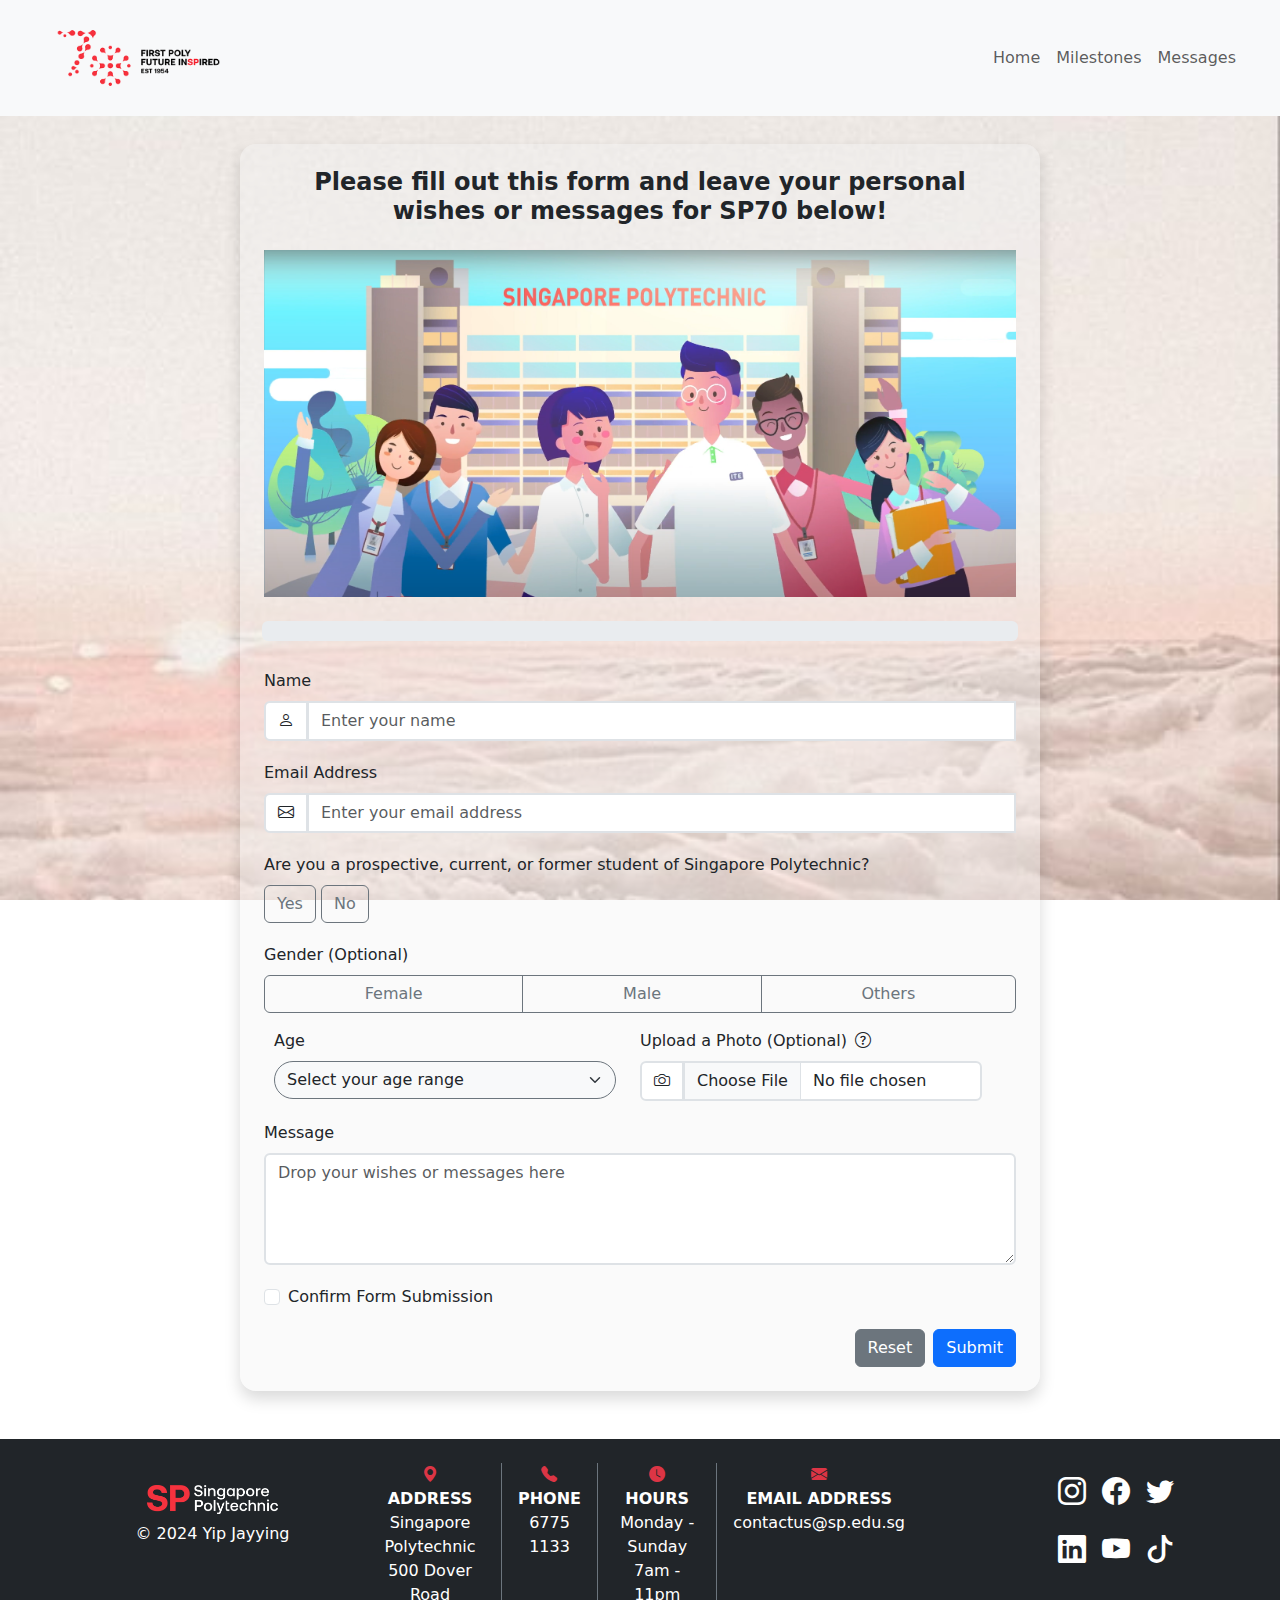
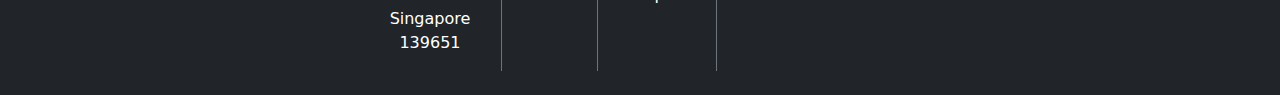
<file: html/form.html>
<!DOCTYPE html>
<html lang="en">
<head>
    <meta charset="UTF-8">
    <meta name="viewport" content="width=device-width, initial-scale=1.0">
    <link rel="stylesheet" href="../css/form.css">
    <link href="https://cdn.jsdelivr.net/npm/bootstrap-icons/font/bootstrap-icons.css" rel="stylesheet">
    <link href="https://cdn.jsdelivr.net/npm/bootstrap@5.3.3/dist/css/bootstrap.min.css" rel="stylesheet">
    <script src="https://cdn.jsdelivr.net/npm/bootstrap@5.3.3/dist/js/bootstrap.bundle.min.js"></script>
    <script src="../js/form.js" defer></script>
    <title>Form</title>
</head>
<body>


<!-- Start of Navigation Bar -->
<nav class="navbar navbar-expand-lg bg-light fixed-top">
    <div class="container-fluid">
        <a class="navbar-brand ms-4" href="https://www.sp.edu.sg/sp70">
            <img src="../images/sp70_navbar_logo.png" alt="SP70 Logo" class="img-fluid" style="height: 90px;"> <!-- Image taken from: https://www.sp.edu.sg/images/default-source/default-album/sp70-logo-550px.jpg -->
        </a>
        <button class="navbar-toggler" type="button" data-bs-toggle="offcanvas" data-bs-target="#offcanvasNavbar" aria-controls="offcanvasNavbar">
            <span class="navbar-toggler-icon"></span>
        </button>
        <div class="collapse navbar-collapse" id="navbarNav">
            <ul class="navbar-nav ms-auto pe-4">
                <li class="nav-item">
                    <a class="nav-link" href="../html/index.html">Home</a>
                </li>
                <li class="nav-item">
                    <a class="nav-link" href="../html/milestones.html">Milestones</a>
                </li>
                <li class="nav-item">
                    <a class="nav-link" href="../html/form.html">Messages</a>
                </li>
            </ul>
        </div>
    </div>
</nav>
<!-- End of Navigation Bar -->


<!-- Page content starts after the fixed navbar -->
<div class="mt-5 pt-5"></div>


<!-- Scroll to Top Button -->
<button type="button" class="btn btn-secondary position-fixed bottom-0 end-0 mb-3 me-3" id="scrollToTopBtn">
    <span class="d-flex align-items-center">
        <span class="me-2">Back To Top</span>
        <i class="bi bi-arrow-up"></i>
    </span>
</button>


<!-- Start of Offcanvas Menu -->
<div class="offcanvas offcanvas-start bg-dark text-white" tabindex="-1" id="offcanvasNavbar" aria-labelledby="offcanvasNavbarLabel" style="width: 250px;">
    <div class="offcanvas-header">
        <a href="https://www.sp.edu.sg/">
            <img src="../images/offcanvas_and_footer_sp_logo.png" alt="Logo" class="img-fluid" style="width: 10.5rem; height: auto;">
        </a>
        <!-- Image taken from: https://www.sp.edu.sg/images/default-source/default-album/sp-logo-footer.png?sfvrsn=59de64e6_4 -->
                <button type="button" class="btn-close btn-close-white" data-bs-dismiss="offcanvas" aria-label="Close"></button>
    </div>
    <div class="offcanvas-body">
        <ul class="navbar-nav">
            <li class="nav-item">
                <a class="nav-link text-white" href="../html/index.html">
                    <svg xmlns="http://www.w3.org/2000/svg" width="16" height="16" fill="currentColor" class="bi bi-house-door-fill me-2" viewBox="0 0 16 16">
                        <path d="M8.354 1.146a.5.5 0 0 1 .292.103l6 5A.5.5 0 0 1 14.5 7.5H13v5a.5.5 0 0 1-.5.5h-3a.5.5 0 0 1-.5-.5v-3H7v3a.5.5 0 0 1-.5.5h-3a.5.5 0 0 1-.5-.5v-5H1.5a.5.5 0 0 1-.646-.793l6-5a.5.5 0 0 1 .5 0zM7.5 10v4h1v-4h-1z"/>
                    </svg>
                    Home
                </a>
            </li>
            <li class="nav-item">
                <a class="nav-link text-white" href="../html/milestones.html">
                    <svg xmlns="http://www.w3.org/2000/svg" width="16" height="16" fill="currentColor" class="bi bi-flag-fill me-2" viewBox="0 0 16 16">
                        <path d="M14.778 2.257a.5.5 0 0 0-.5-.514h-8.18a1.5 1.5 0 0 1-1.1-.407L4.1.564A1.5 1.5 0 0 0 3.002 0H2.5a.5.5 0 0 0-.5.5v15a.5.5 0 0 0 1 0V8.514h.748l.498.58c.184.214.453.343.754.342h8.78a.5.5 0 0 0 .5-.514L14.778 2.257zM2.5 1h.501a.5.5 0 0 1 .374.18l.498.58H2.5V1z"/>
                    </svg>
                    Milestones
                </a>
            </li>
            <li class="nav-item">
                <a class="nav-link text-white" href="../html/form.html">
                    <svg xmlns="http://www.w3.org/2000/svg" width="16" height="16" fill="currentColor" class="bi bi-chat-dots-fill me-2" viewBox="0 0 16 16">
                        <path d="M2 15.5a1 1 0 0 1-1-1V3a1 1 0 0 1 1-1h12a1 1 0 0 1 1 1v7.5a1 1 0 0 1-1 1H6.414L4.707 13.707a1 1 0 0 1-1.414 0L2 15.5zm4-10.5a1 1 0 1 0-2 0 1 1 0 0 0 2 0zm3 0a1 1 0 1 0-2 0 1 1 0 0 0 2 0zm3 0a1 1 0 1 0-2 0 1 1 0 0 0 2 0z"/>
                    </svg>
                    Messages
                </a>
            </li>
        </ul>
    </div>
</div>
<!-- End of Offcanvas Menu -->


<!-- Start of Form Section -->
<div class="d-flex justify-content-center align-items-center pt-5 pb-5 flex-grow-1 form-container">
    <div class="container shadow p-4 rounded-4 custom-container">
        <h1 class="fs-4 mb-4 text-center fw-bold">Please fill out this form and leave your personal wishes or messages for SP70 below!</h1>


        <!-- Form Banner Image -->
        <div class="text-center mb-4">
            <img src="../images/form_banner.png" alt="form banner" class="img-fluid"> <!-- Image taken from: https://www.youtube.com/watch?v=rLuXF4zBsTg -->
        </div>


        <form id="messageForm" class="needs-validation" novalidate>
            <div class="row g-1">


                <!-- Progress Bar -->
                <div class="progress mb-4" style="height: 20px;">
                    <div class="progress-bar" role="progressbar" style="width: 20%; background-color: #5bc0de;" aria-valuenow="20" aria-valuemin="0" aria-valuemax="100"></div>
                </div>


                <!-- Name Field -->
                <div class="col-12 mb-3">
                    <label class="form-label" for="name">Name</label>
                    <div class="input-group rounded-pill">
                        <span class="input-group-text bg-white border-2" id="basic-addon1">
                            <i class="bi bi-person"></i>
                        </span>
                        <input class="form-control border-2 rounded-pill-end" type="text" id="name" name="name" placeholder="Enter your name" required>
                        <div class="invalid-feedback">Please enter your name.</div>
                    </div>
                </div>


                <!-- Email Address Field -->
                <div class="col-12 mb-3">
                    <label class="form-label" for="emailAddress">Email Address</label>
                    <div class="input-group rounded-pill">
                        <span class="input-group-text bg-white border-2" id="basic-addon2">
                            <i class="bi bi-envelope"></i>
                        </span>
                        <input class="form-control border-2 rounded-pill-end" type="email" id="emailAddress" name="emailAddress" placeholder="Enter your email address" required>
                        <div class="invalid-feedback" id="emailMissingFeedback">Please enter your email address.</div>
                        <div class="invalid-feedback" id="emailFormatFeedback" style="display:none;">Please enter a valid email address.</div>
                    </div>
                </div>


                <!-- Student Status Radio Buttons -->
                <div class="col-12">
                    <div class="mb-3">
                        <label class="form-label">Are you a prospective, current, or former student of Singapore Polytechnic?</label>
                        <div class="btn-group w-100" role="group" aria-label="Student Status">
                            <div class="d-inline gap-1 d-md-block">
                                <input type="radio" class="btn-check" name="studentStatus" id="statusYes" value="Yes" required>
                                <label class="btn btn-outline-secondary rounded-start mb-0" for="statusYes">Yes</label>

                                <input type="radio" class="btn-check" name="studentStatus" id="statusNo" value="No" required>
                                <label class="btn btn-outline-secondary rounded-end mb-0" for="statusNo">No</label>

                                <div class="invalid-feedback">Please select your student status.</div>
                            </div>
                        </div>
                    </div>
                </div>


                <!-- Gender Radio Buttons -->
                <div class="col-12">
                    <div class="mb-3">
                        <label class="form-label">Gender (Optional)</label>
                        <div class="btn-group w-100 d-flex" role="group" aria-label="Gender">
                            <input type="radio" class="btn-check" name="gender" id="female" value="Female">
                            <label class="btn btn-outline-secondary rounded-start mb-0" for="female">Female</label>

                            <input type="radio" class="btn-check" name="gender" id="male" value="Male">
                            <label class="btn btn-outline-secondary mb-0" for="male">Male</label>

                            <input type="radio" class="btn-check" name="gender" id="others" value="Others">
                            <label class="btn btn-outline-secondary rounded-end mb-0" for="others">Others</label>
                        </div>
                    </div>
                </div>


                <!-- Age Select and Upload Photo -->
                <div class="row align-items-start">
                    <!-- Age Section -->
                    <div class="col-12 col-md-6">
                        <div class="mb-3 position-relative">
                            <label class="form-label" for="age">Age</label>
                            <select class="form-select rounded-pill bg-light border-secondary focus:border-success focus:ring-success" id="age" name="age" required>
                                <option value="">Select your age range</option>
                                <option value="16 or below">16 or below</option>
                                <option value="17-24">17-24</option>
                                <option value="25-34">25-34</option>
                                <option value="35-44">35-44</option>
                                <option value="45-54">45-54</option>
                                <option value="55-64">55-64</option>
                                <option value="65 or over">65 or over</option>
                            </select>
                            <div class="invalid-feedback position-absolute" style="bottom: -1.5rem; left: 0;">Please select your age range.</div>
                        </div>
                    </div>


                    <!-- Upload Photo Section -->
                    <div class="col-12 col-md-6 d-flex align-items-end">
                        <div class="mb-3 w-100">
                            <label class="form-label d-flex align-items-center" for="uploadPhoto">
                                <span>Upload a Photo (Optional)</span>
                                <!-- Question mark icon -->
                                <i class="bi bi-question-circle ms-2" data-bs-toggle="tooltip" data-bs-placement="top" title="For current students and alumni, please feel free to share a photo of your favourite memory in SP!"></i>
                            </label>
                            <div class="input-group rounded-pill">
                                <label class="input-group-text bg-white border-2 rounded-pill-start" for="uploadPhoto">
                                    <i class="bi bi-camera"></i>
                                </label>
                                <input type="file" class="form-control border-2 rounded-pill-end" id="uploadPhoto" name="uploadPhoto" accept="image/*">
                            </div>
                        </div>
                    </div>
                </div>


                <!-- Message Textarea -->
                <div class="col-12">
                    <div class="mb-3">
                        <label class="form-label" for="message">Message</label>
                        <textarea class="form-control w-100 border-2" id="message" name="message" rows="4" placeholder="Drop your wishes or messages here" required></textarea>
                        <div class="invalid-feedback">Please enter your message.</div>
                    </div>
                </div>


                <!-- Checkbox for Form Submission Confirmation -->
                <div class="col-12">
                    <div class="mb-3">
                        <div class="form-check">
                            <input type="checkbox" class="form-check-input" id="customCheckbox" name="customCheckbox" required>
                            <label class="form-check-label" for="customCheckbox">Confirm Form Submission</label>
                            <div class="invalid-feedback">Please click this checkbox to confirm form submission.</div>
                        </div>
                    </div>
                </div>


                <!-- Form Buttons -->
                <div class="col-12 d-flex justify-content-end gap-2">
                    <button type="reset" class="btn btn-secondary">Reset</button>
                    <button type="submit" class="btn btn-primary">Submit</button>
                </div>
            </div>
        </form>
    </div>
</div>
<!-- End of Form Section -->


<!-- Successful Form Submission Modal -->
<div class="modal fade" id="successModal" tabindex="-1" aria-labelledby="successModalLabel" aria-hidden="true">
    <div class="modal-dialog modal-dialog-centered">
        <div class="modal-content border-0">
            <div class="modal-body text-center p-5 bg-light">
                

                <!-- Original Content -->
                <div id="originalContent">
                    <div class="display-1 text-success mb-4">
                        <i class="bi bi-check-circle-fill"></i>
                    </div>
                    <h5 class="modal-title mb-4" id="successModalLabel">Thank you!</h5>
                    <p>Form submitted successfully. Thank you for taking the time to fill out this form!</p>
                    <button type="button" class="btn btn-secondary mt-4" data-bs-dismiss="modal">Close</button>
                    <button type="button" class="btn btn-primary mt-4 ms-2" id="rateWebsiteButton">Rate Our Website</button>
                </div>
                

                <!-- Star Rating Section (initially hidden) -->
                <div id="starRatingSection" class="text-center mb-4 d-none">
                    <h5 class="mb-3">Please rate and share your thoughts about our website below!</h5>
                    <p class="mb-0">Your feedback and opinion are valuable to us. Let us know how we can improve your experience!</p>
                    

                    <!-- Star Rating -->
                    <div id="starRating" class="d-inline-flex mb-3">
                        <i class="bi bi-star star" data-value="1" style="font-size: 2.5rem; margin: 0 0.1rem;"></i>
                        <i class="bi bi-star star" data-value="2" style="font-size: 2.5rem; margin: 0 0.1rem;"></i>
                        <i class="bi bi-star star" data-value="3" style="font-size: 2.5rem; margin: 0 0.1rem;"></i>
                        <i class="bi bi-star star" data-value="4" style="font-size: 2.5rem; margin: 0 0.1rem;"></i>
                        <i class="bi bi-star star" data-value="5" style="font-size: 2.5rem; margin: 0 0.1rem;"></i>
                    </div>

                    
                    <!-- Message Textarea -->
                    <div class="mb-3 text-start">
                        <label class="form-label" for="message">Do you have any thoughts you would like to share?</label>
                        <textarea class="form-control w-100 border-2" id="message" name="message" rows="4" placeholder="Add a comment..."></textarea>
                    </div>
                    

                    <div id="ratingMessage" class="mb-3 text-danger"></div>
                    

                    <!-- Buttons -->
                    <div class="d-flex justify-content-center">
                        <button type="button" class="btn btn-secondary me-2" id="closeRatingSection">Close</button>
                        <button type="button" class="btn btn-primary" id="submitFeedback">Submit Feedback</button>
                    </div>
                </div>

                
                <!-- Feedback Submission Confirmation (initially hidden) -->
                <div id="feedbackConfirmation" class="d-none">
                    <div class="display-1 text-warning mb-4">
                        <i class="bi bi-stars"></i>
                    </div>
                    <h5 class="modal-title mb-4">Thank you for your feedback!</h5>
                    <p>We appreciate your feedback and will use it to improve our website.</p>
                    <button type="button" class="btn btn-secondary mt-4" data-bs-dismiss="modal">Close</button>
                </div>
            </div>
        </div>
    </div>
</div>


<!-- Error Modal -->
<div class="modal fade" id="errorModal" tabindex="-1" aria-labelledby="errorModalLabel" aria-hidden="true">
    <div class="modal-dialog modal-dialog-centered">
        <div class="modal-content border-0">
            <div class="modal-body text-center p-5 bg-light">
                

                <!-- Error Content -->
                <div id="errorContent">
                    <div class="display-1 text-danger mb-4">
                        <i class="bi bi-x-circle-fill"></i>
                    </div>
                    <h5 class="modal-title mb-4" id="errorModalLabel">Oops!</h5>
                    <p>Submission error, it looks like some required fields are missing or filled out incorrectly. Please correct the issues and try again.</p>
                    <button type="button" class="btn btn-primary mt-4" id="tryAgainButton">Try Again</button>
                </div>
            </div>
        </div>
    </div>
</div>


<!-- Start of footer -->
<footer class="bg-dark text-white py-4 mt-0">
    <div class="container">
        <div class="row">


        <!-- SP Logo and Copyright -->
        <div class="col-12 col-md-4 col-lg-3 text-center mb-2 d-flex align-items-center justify-content-center" style="height: 100px;"> <!-- Adjust height as needed -->
            <div class="d-flex flex-column align-items-center justify-content-center">
                <!-- SP Logo -->
                <a href="https://www.sp.edu.sg/">
                    <img src="../images/offcanvas_and_footer_sp_logo.png" alt="SP Logo" class="img-fluid mt-1 w-50">
                </a>
                <!-- Image taken from: https://www.sp.edu.sg/images/default-source/default-album/sp-logo-footer.png?sfvrsn=59de64e6_4 -->                    
                <!-- Copyright -->
                <span class="mt-2">© 2024 Yip Jayying</span>
            </div>
        </div>


            <!-- Contact Information -->
            <div class="col-12 col-md-8 col-lg-6 text-center mb-3 mb-md-0">
                <div class="contact-info d-flex flex-column flex-md-row justify-content-center">
                    <div class="contact-item mx-2 border-end border-secondary pe-3">
                        <i class="bi bi-geo-alt-fill icon text-danger"></i>
                        <p>
                            <span class="fw-bold">ADDRESS</span><br>Singapore Polytechnic<br>500 Dover Road<br>Singapore 139651
                        </p>
                    </div>
                    <div class="contact-item mx-2 border-end border-secondary pe-3">
                        <i class="bi bi-telephone-fill icon text-danger"></i>
                        <p>
                            <span class="fw-bold">PHONE</span><br>6775 1133
                        </p>
                    </div>
                    <div class="contact-item mx-2 border-end border-secondary pe-3">
                        <i class="bi bi-clock-fill icon text-danger"></i>
                        <p>
                            <span class="fw-bold">HOURS</span><br>Monday - Sunday<br>7am - 11pm
                        </p>
                    </div>
                    <div class="contact-item mx-2">
                        <i class="bi bi-envelope-fill icon text-danger"></i>
                        <p>
                            <span class="fw-bold">EMAIL ADDRESS</span><br>contactus@sp.edu.sg
                        </p>
                    </div>
                </div>
            </div>

            
            <!-- Social Media Icons -->
            <div class="col-12 col-md-12 col-lg-3 text-center text-md-end">
                <div class="d-flex justify-content-center justify-content-md-end align-items-center flex-column flex-md-row">
                    <div class="d-flex flex-column align-items-center me-md-3">
                        <!-- First row of icons -->
                        <div class="d-flex justify-content-center">
                            <a href="https://www.instagram.com/singaporepoly/?hl=en" class="text-white m-2"><i class="bi bi-instagram fs-3"></i></a>
                            <a href="https://www.facebook.com/singaporepolytechnic/" class="text-white m-2"><i class="bi bi-facebook fs-3"></i></a>
                            <a href="https://twitter.com/singaporepoly?lang=en" class="text-white m-2"><i class="bi bi-twitter fs-3"></i></a>
                        </div>
                        <!-- Second row of icons -->
                        <div class="d-flex justify-content-center">
                            <a href="https://www.linkedin.com/school/singapore-polytechnic/" class="text-white m-2"><i class="bi bi-linkedin fs-3"></i></a>
                            <a href="https://www.youtube.com/user/SingaporePolytechnic" class="text-white m-2"><i class="bi bi-youtube fs-3"></i></a>
                            <a href="https://www.tiktok.com/@singaporepoly" class="text-white m-2"><i class="bi bi-tiktok fs-3"></i></a>
                        </div>
                    </div>
                </div>
            </div>
        </div>
    </div>
</footer>
<!-- End of Footer -->

</body>
</html>
</file>
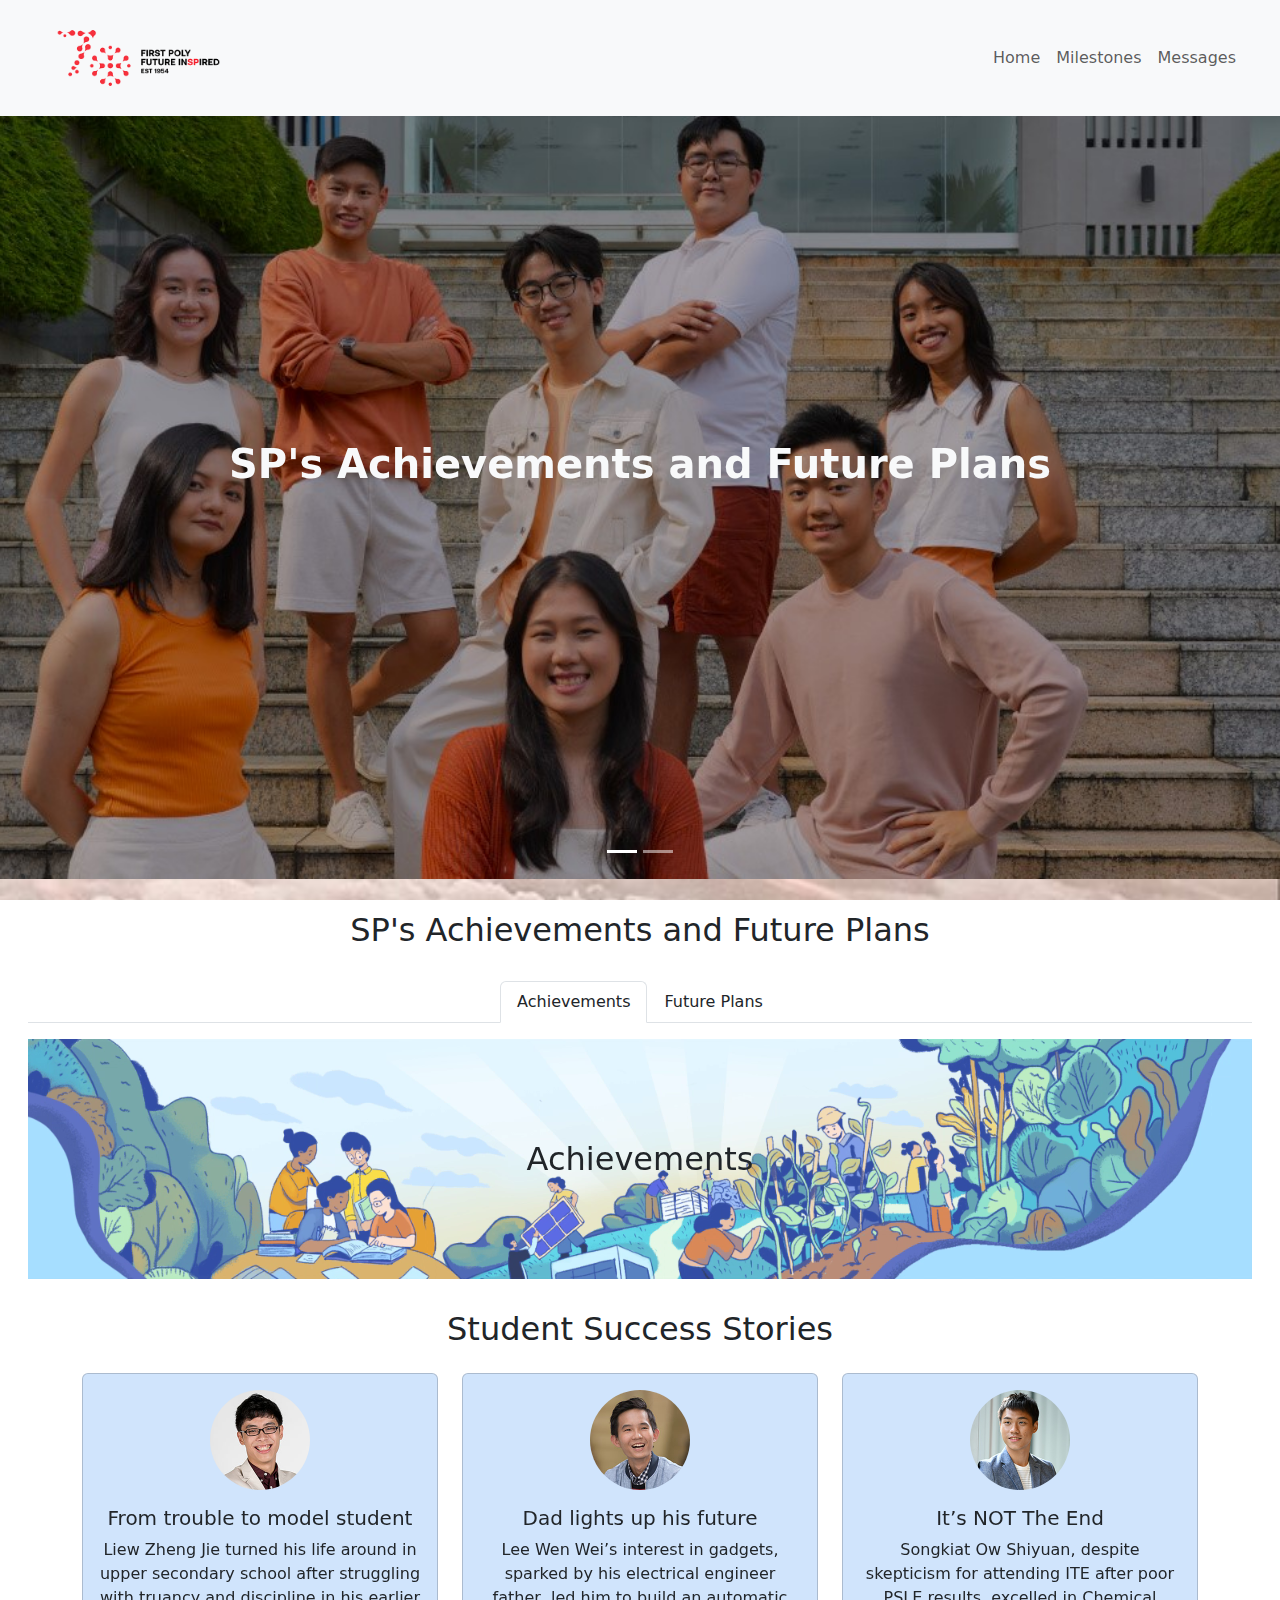
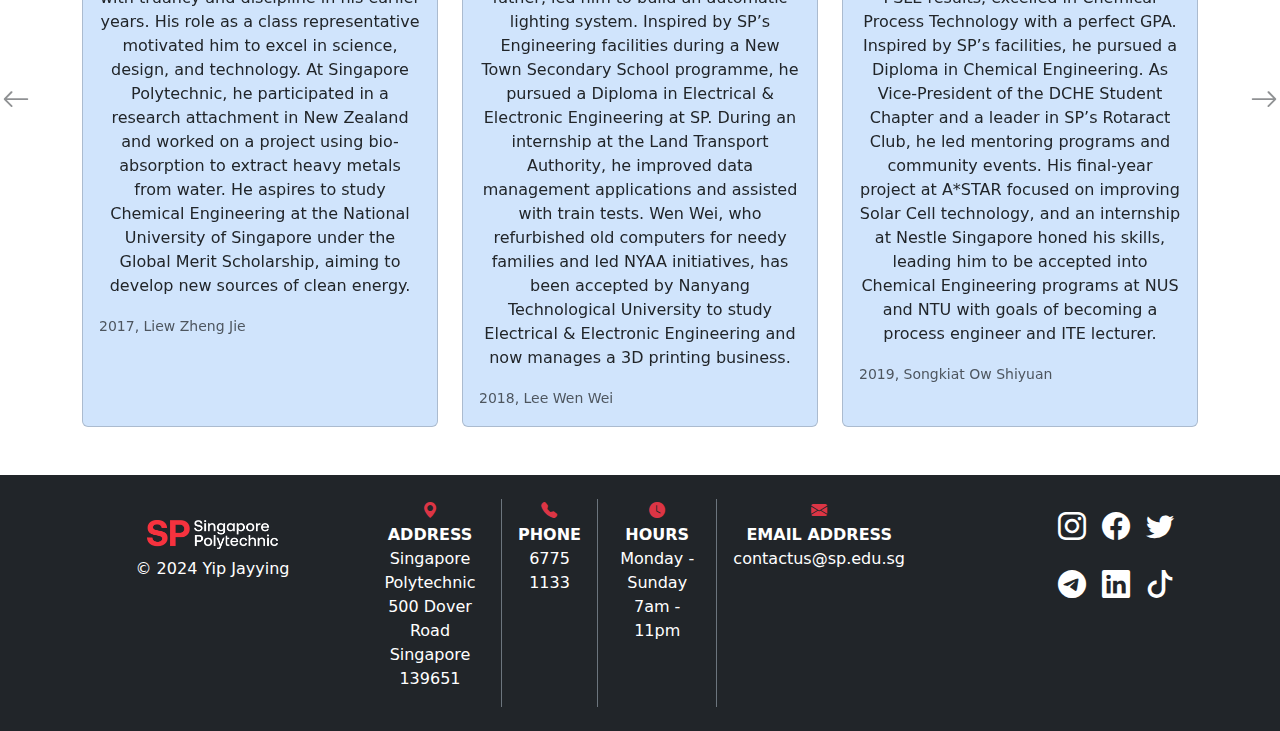
<file: html/milestones.html>
<!DOCTYPE html>
<html lang="en">
<head>
    <meta charset="UTF-8">
    <meta name="viewport" content="width=device-width, initial-scale=1.0">
    <link href="https://cdn.jsdelivr.net/npm/bootstrap-icons/font/bootstrap-icons.css" rel="stylesheet">
    <link href="https://cdn.jsdelivr.net/npm/bootstrap@5.3.3/dist/css/bootstrap.min.css" rel="stylesheet">
    <script src="https://cdn.jsdelivr.net/npm/bootstrap@5.3.3/dist/js/bootstrap.bundle.min.js"></script>
    <link rel="stylesheet" href="../css/milestones.css">
    <script src="../js/milestones.js" defer></script>
    <title>Home</title>
</head>
<body>


<!-- Start of Navigation Bar -->
<nav class="navbar navbar-expand-lg bg-light fixed-top">
    <div class="container-fluid">
        <a class="navbar-brand ms-4" href="https://www.sp.edu.sg/sp70">
            <img src="../images/sp70_navbar_logo.png" alt="SP70 Logo" class="img-fluid logo-image"> <!-- Image taken from: https://www.sp.edu.sg/images/default-source/default-album/sp70-logo-550px.jpg -->
        </a>
        <button class="navbar-toggler" type="button" data-bs-toggle="offcanvas" data-bs-target="#offcanvasNavbar" aria-controls="offcanvasNavbar">
            <span class="navbar-toggler-icon"></span>
        </button>
        <div class="collapse navbar-collapse" id="navbarNav">
            <ul class="navbar-nav ms-auto pe-4">
                <li class="nav-item">
                    <a class="nav-link" href="../html/index.html">Home</a>
                </li>
                <li class="nav-item">
                    <a class="nav-link" href="../html/milestones.html">Milestones</a>
                </li>
                <li class="nav-item">
                    <a class="nav-link" href="../html/form.html">Messages</a>
                </li>
            </ul>
        </div>
    </div>
</nav>
<!-- End of Navigation Bar -->


<!-- Page content starts after the fixed navbar -->
<div class="mt-5 pt-5"></div>


<!-- Scroll to Top Button -->
<button type="button" class="btn btn-secondary position-fixed bottom-0 end-0 mb-3 me-3" id="scrollToTopBtn">
    <span class="d-flex align-items-center">
        <span class="me-2">Back To Top</span>
        <i class="bi bi-arrow-up"></i>
    </span>
</button>


<!-- Start of Offcanvas Menu -->
<div class="offcanvas offcanvas-start bg-dark text-white custom-width" tabindex="-1" id="offcanvasNavbar" aria-labelledby="offcanvasNavbarLabel">
    <div class="offcanvas-header">
        <a href="https://www.sp.edu.sg/">
            <img src="../images/offcanvas_and_footer_sp_logo.png" alt="Logo" class="img-fluid logo-size">
        </a>
        <!-- Image taken from: https://www.sp.edu.sg/images/default-source/default-album/sp-logo-footer.png?sfvrsn=59de64e6_4 -->
                <button type="button" class="btn-close btn-close-white" data-bs-dismiss="offcanvas" aria-label="Close"></button>
    </div>
    <div class="offcanvas-body">
        <ul class="navbar-nav">
            <li class="nav-item">
                <a class="nav-link text-white" href="../html/index.html">
                    <svg xmlns="http://www.w3.org/2000/svg" width="16" height="16" fill="currentColor" class="bi bi-house-door-fill me-2" viewBox="0 0 16 16">
                        <path d="M8.354 1.146a.5.5 0 0 1 .292.103l6 5A.5.5 0 0 1 14.5 7.5H13v5a.5.5 0 0 1-.5.5h-3a.5.5 0 0 1-.5-.5v-3H7v3a.5.5 0 0 1-.5.5h-3a.5.5 0 0 1-.5-.5v-5H1.5a.5.5 0 0 1-.646-.793l6-5a.5.5 0 0 1 .5 0zM7.5 10v4h1v-4h-1z"/>
                    </svg>
                    Home
                </a>
            </li>
            <li class="nav-item">
                <a class="nav-link text-white" href="../html/milestones.html">
                    <svg xmlns="http://www.w3.org/2000/svg" width="16" height="16" fill="currentColor" class="bi bi-flag-fill me-2" viewBox="0 0 16 16">
                        <path d="M14.778 2.257a.5.5 0 0 0-.5-.514h-8.18a1.5 1.5 0 0 1-1.1-.407L4.1.564A1.5 1.5 0 0 0 3.002 0H2.5a.5.5 0 0 0-.5.5v15a.5.5 0 0 0 1 0V8.514h.748l.498.58c.184.214.453.343.754.342h8.78a.5.5 0 0 0 .5-.514L14.778 2.257zM2.5 1h.501a.5.5 0 0 1 .374.18l.498.58H2.5V1z"/>
                    </svg>
                    Milestones
                </a>
            </li>
            <li class="nav-item">
                <a class="nav-link text-white" href="../html/form.html">
                    <svg xmlns="http://www.w3.org/2000/svg" width="16" height="16" fill="currentColor" class="bi bi-chat-dots-fill me-2" viewBox="0 0 16 16">
                        <path d="M2 15.5a1 1 0 0 1-1-1V3a1 1 0 0 1 1-1h12a1 1 0 0 1 1 1v7.5a1 1 0 0 1-1 1H6.414L4.707 13.707a1 1 0 0 1-1.414 0L2 15.5zm4-10.5a1 1 0 1 0-2 0 1 1 0 0 0 2 0zm3 0a1 1 0 1 0-2 0 1 1 0 0 0 2 0zm3 0a1 1 0 1 0-2 0 1 1 0 0 0 2 0z"/>
                    </svg>
                    Messages
                </a>
            </li>
        </ul>
    </div>
</div>
<!-- End of Offcanvas Menu -->


<!-- Start of Carousel -->
<div id="specificCarousel" class="carousel slide container-fluid p-0" data-bs-ride="carousel" data-bs-interval="5000">
    <!-- Indicators -->
    <div class="carousel-indicators">
        <button type="button" data-bs-target="#specificCarousel" data-bs-slide-to="0" class="active" aria-current="true" aria-label="Slide 1"></button>
        <button type="button" data-bs-target="#specificCarousel" data-bs-slide-to="1" aria-label="Slide 2"></button>
    </div>


    <!-- Carousel Items -->
    <div class="carousel-inner">
        <div class="carousel-item active">
            <img src="../images/milestones_carousel.jpg" class="d-block carou-img" alt="First slide">
            <div class="carousel-caption d-flex flex-column justify-content-center align-items-center h-100">
                <h1 class="text-light fw-bold text-center">SP's Achievements and Future Plans</h1>
            </div>
        </div>
        <div class="carousel-item">
            <img src="../images/milestones_carousel_2.jpg" class="d-block carou-img" alt="Second slide">
            <div class="carousel-caption d-flex flex-column justify-content-center align-items-center h-100">
                <h1 class="text-light fw-bold text-center">SP's Achievements and Future Plans</h1>
            </div>
        </div>
    </div>


    <!-- Controls -->
    <button class="carousel-control-prev" type="button" data-bs-target="#specificCarousel" data-bs-slide="prev">
        <span class="carousel-control-prev-icon"></span>
        <span class="visually-hidden">Previous</span>
    </button>
    <button class="carousel-control-next" type="button" data-bs-target="#specificCarousel" data-bs-slide="next">
        <span class="carousel-control-next-icon"></span>
        <span class="visually-hidden">Next</span>
    </button>
</div>
<!-- End of Carousel -->


<!-- Start of SP's Achievements and Future Plans -->
<div class="container-fluid p-3 text-dark text-center">
    <!-- Navigation Tabs Section -->
    <div id="navTabs" class="container-fluid py-3 mb-0">
        <h2 class="text-center">SP's Achievements and Future Plans</h2>
        <br>
        <!-- Achievements and Future Plans Tabs -->
        <ul class="nav nav-tabs justify-content-center" role="tablist">
            <li class="nav-item" role="presentation">
                <a class="nav-link active text-dark" data-bs-toggle="tab" href="#achievements" aria-selected="true" role="tab">Achievements</a>
            </li>
            <li class="nav-item" role="presentation">
                <a class="nav-link text-dark" data-bs-toggle="tab" href="#future-plans" aria-selected="false" role="tab">Future Plans</a>
            </li>
        </ul>


        <!-- Achievements Tab Content Section -->
        <div class="tab-content mt-3">
            <!-- Achievements Tab Content -->
            <div class="tab-pane fade show active" id="achievements" role="tabpanel">
                <!-- Animated Banner Section -->
                <div class="container-fluid p-0 position-relative">
                    <!-- Video Background -->
                    <video class="w-100" autoplay muted loop playsinline>
                        <source src="../videos/animated_achievements_banner.mp4" type="video/mp4">
                        <!-- Video taken from: https://www.sp.edu.sg/videos/default-source/comms/sp-esg_banner-3-digitized-animated-2.mp4 -->
                    </video>
                    <!-- Banner Content -->
                    <div class="position-absolute top-0 start-0 w-100 h-100 d-flex justify-content-center align-items-center">
                        <div class="text-center">
                            <h2 class="text-dark">Achievements</h2>
                        </div>
                    </div>
                </div>


                <!-- Student Success Stories Carousel -->
                <div class="container mt-4">
                    <h2 class="text-center mb-4">Student Success Stories</h2>
                    <div id="carouselExampleControls" class="carousel slide" data-bs-ride="carousel">
                        <div class="carousel-inner" style="overflow: visible;">


                            <!-- First Slide -->
                            <div class="carousel-item active">
                                <div class="row row-cols-1 row-cols-md-3 g-4">
                                    <!-- Card 1 -->
                                    <div class="col">
                                        <div class="card h-100 custom-card">
                                            <div class="d-flex justify-content-center mt-3">
                                                <a href="https://www.sp.edu.sg/sp/why-sp/student-success-stories/liewzhengjie">
                                                    <img src="../images/liew-zheng-jie.jpg" class="rounded-circle image-profile" alt="Card Image" data-bs-toggle="tooltip" title="Zheng Jie">
                                                    <!-- Image taken from: https://www.sp.edu.sg/images/default-source/content-migration/news-liewzhengjie.jpg?sfvrsn=e981cabf_2 -->
                                                </a>
                                            </div>
                                            <div class="card-body">
                                                <h5 class="card-title">From trouble to model student</h5>
                                                <p class="card-text">
                                                    Liew Zheng Jie turned his life around in upper secondary school after struggling with truancy and discipline in his earlier years. His role as a class representative motivated him to excel in science, design, and technology. At Singapore Polytechnic, he participated in a research attachment in New Zealand and worked on a project using bio-absorption to extract heavy metals from water. He aspires to study Chemical Engineering at the National University of Singapore under the Global Merit Scholarship, aiming to develop new sources of clean energy.</p>
                                                <p class="card-text text-start"><small class="text-muted">2017, Liew Zheng Jie</small></p>
                                            </div>
                                        </div>
                                    </div>
                                    <!-- Card 2 -->
                                    <div class="col">
                                        <div class="card h-100 custom-card">
                                            <div class="d-flex justify-content-center mt-3">
                                                <a href="https://www.sp.edu.sg/sp/about-sp/why-sp/student-success-stories/successful-graduates-2018/lee-wen-wei">
                                                    <img src="../images/lee-wen-wei.jpg" class="rounded-circle image-profile" alt="Card Image" data-bs-toggle="tooltip" title="Wen Wei">
                                                    <!-- Image taken from: https://www.sp.edu.sg/images/default-source/sp-main/successful-graduates/lee-wen-wei_200px.jpg?sfvrsn=e7b47819_2 -->
                                                </a>                            
                                            </div>
                                            <div class="card-body">
                                                <h5 class="card-title">Dad lights up his future</h5>
                                                <p class="card-text">
                                                    Lee Wen Wei’s interest in gadgets, sparked by his electrical engineer father, led him to build an automatic lighting system. Inspired by SP’s Engineering facilities during a New Town Secondary School programme, he pursued a Diploma in Electrical & Electronic Engineering at SP. During an internship at the Land Transport Authority, he improved data management applications and assisted with train tests. Wen Wei, who refurbished old computers for needy families and led NYAA initiatives, has been accepted by Nanyang Technological University to study Electrical & Electronic Engineering and now manages a 3D printing business.</p>
                                                <p class="card-text text-start"><small class="text-muted">2018, Lee Wen Wei</small></p>
                                            </div>
                                        </div>
                                    </div>
                                    <!-- Card 3 -->
                                    <div class="col">
                                        <div class="card h-100 custom-card">
                                            <div class="d-flex justify-content-center mt-3">
                                                <a href="https://www.sp.edu.sg/sp/about-sp/why-sp/student-success-stories/successful-graduates-2019/songkiat-ow-shiyuan">
                                                    <img src="../images/songkiat.jpg" class="rounded-circle image-profile" alt="Card Image" data-bs-toggle="tooltip" title="Songkiat">
                                                    <!-- Image taken from: https://www.sp.edu.sg/images/default-source/sp-main/successful-graduates/songkiat-headshot.jpg?sfvrsn=62060e77_0 -->
                                                </a>
                                            </div>
                                            <div class="card-body">
                                                <h5 class="card-title">It’s NOT The End</h5>
                                                <p class="card-text">
                                                    Songkiat Ow Shiyuan, despite skepticism for attending ITE after poor PSLE results, excelled in Chemical Process Technology with a perfect GPA. Inspired by SP’s facilities, he pursued a Diploma in Chemical Engineering. As Vice-President of the DCHE Student Chapter and a leader in SP’s Rotaract Club, he led mentoring programs and community events. His final-year project at A*STAR focused on improving Solar Cell technology, and an internship at Nestle Singapore honed his skills, leading him to be accepted into Chemical Engineering programs at NUS and NTU with goals of becoming a process engineer and ITE lecturer.</p>
                                                <p class="card-text text-start"><small class="text-muted">2019, Songkiat Ow Shiyuan</small></p>
                                            </div>
                                        </div>
                                    </div>
                                </div>
                            </div>


                            <!-- Second Slide -->
                            <div class="carousel-item">
                                <div class="row row-cols-1 row-cols-md-3 g-4">
                                    <!-- Card 4 -->
                                    <div class="col">
                                        <div class="card h-100 custom-card">
                                            <div class="d-flex justify-content-center mt-3">
                                                <a href="https://www.sp.edu.sg/sp/about-sp/why-sp/student-success-stories/successful-graduates-2020/james-lim-en-hui">
                                                    <img src="../images/james-lim-en-hui.jpg" class="rounded-circle image-profile" alt="Card Image" data-bs-toggle="tooltip" title="James">
                                                    <!-- Image taken from: https://www.sp.edu.sg/images/default-source/graduation-2020/james.tmb-thumb200.jpg?Culture=en&sfvrsn=fd759274_1 -->
                                                </a>                            
                                            </div>
                                            <div class="card-body">
                                                <h5 class="card-title">Kickstarting His Technopreneur Dream</h5>
                                                <p class="card-text">
                                                    At age seven, James Lim En Hui began programming in C# and JavaScript, creating games. Encouraged by a teacher, he joined Singapore Polytechnic's DMIT to advance his tech skills. As president of the SP iEXCEL Club, he earned accolades such as the SiTF Best Student Project and Microsoft Imagine Cup Singapore. His final-year project, an AI-driven chatbot for Standard Chartered Bank, led to offers from NUS, NTU, and SMU, showcasing his exceptional expertise, innovation, dedication, and passion for technology, problem-solving, and leadership.</p>
                                                <p class="card-text text-start"><small class="text-muted">2020, James Lim En Hui</small></p>
                                            </div>
                                        </div>
                                    </div>
                                    <!-- Card 5 -->
                                    <div class="col">
                                        <div class="card h-100 custom-card">
                                            <div class="d-flex justify-content-center mt-3">
                                                <a href="https://www.sp.edu.sg/sp/about-sp/why-sp/student-success-stories/successful-graduates-2021/chua-min-min">
                                                    <img src="../images/chua-min-min.jpg" class="rounded-circle image-profile" alt="Card Image" data-bs-toggle="tooltip" title="Min Min">
                                                    <!-- Image taken from: https://www.sp.edu.sg/images/default-source/grad-2021/min-min.tmb-thumb200.jpg?Culture=en&sfvrsn=aba17e9f_1 -->
                                                </a>                            
                                            </div>
                                            <div class="card-body">
                                                <h5 class="card-title">Who Says Females Can’t Thrive In IT?</h5>
                                                <p class="card-text">
                                                    Chua Min Min’s interest in cybersecurity was sparked by a Korean drama, shifting her from accountancy. Encouraged by her secondary school teacher, she pursued Singapore Polytechnic’s Diploma in Infocomm Security Management (DISM) and thrived. She excelled in her final-year project with DSO National Laboratories and secured a full-time offer from Assure IT Pte Ltd. Min Min also participated in IT events like Black Hat Asia 2019, mentored peers, and will continue her studies in computer science with a business minor at Nanyang Technological University.</p>
                                                <p class="card-text text-start"><small class="text-muted">2021, Chua Min Min</small></p>
                                            </div>
                                        </div>
                                    </div>
                                    <!-- Card 6 -->
                                    <div class="col">
                                        <div class="card h-100 custom-card">
                                            <div class="d-flex justify-content-center mt-3">
                                                <a href="https://www.sp.edu.sg/sp/about-sp/why-sp/student-success-stories/successful-graduates-2022/lee-jing-yang-gabriel">
                                                    <img src="../images/lee-jing-yang-gabriel.jpg" class="rounded-circle image-profile" alt="Card Image" data-bs-toggle="tooltip" title="Gabriel">
                                                    <!-- Image taken from: https://www.sp.edu.sg/images/default-source/default-album/gabriel-2.jpg?sfvrsn=7837fcb5_0 -->
                                                </a>                            
                                            </div>
                                            <div class="card-body">
                                                <h5 class="card-title">Who Says Home-Schoolers are Anything but Successful?</h5>
                                                <p class="card-text">Home-schooled for 12 years, Lee Jing Yang Gabriel developed his engineering passion through self-learning and electronics experiments. At nine, he began dismantling appliances and building flashlights, leading to Singapore Polytechnic’s Common Engineering Programme and the Diploma in Electrical and Electronic Engineering. Gabriel excelled, winning a Gold Medal in Industrial Control at WorldSkills Singapore 2021 and gaining experience at DSO National Laboratories. Committed to volunteering since age 12, he aims to become a defence engineer at DSO.</p>
                                                <p class="card-text text-start"><small class="text-muted">2022, Lee Jin Yang Gabriel</small></p>
                                            </div>
                                        </div>
                                    </div>
                                </div>
                            </div>
                                 
                            
                            <!-- Third Slide -->
                            <div class="carousel-item">
                                <div class="row row-cols-1 row-cols-md-3 g-4">
                                    <!-- Card 7 -->
                                    <div class="col">
                                        <div class="card h-100 custom-card">
                                            <div class="d-flex justify-content-center mt-3">
                                                <a href="https://www.sp.edu.sg/sp/about-sp/why-sp/student-success-stories/successful-graduates-2023/alwis-lim-wei-yao">
                                                    <img src="../images/alwis-lim-wei-yao.jpg" class="rounded-circle image-profile" alt="Card Image" data-bs-toggle="tooltip" title="Alwis">
                                                    <!-- Image taken from: https://www.sp.edu.sg/images/default-source/default-album/alwis8c70e29e2cdd4705802d65a7b5c60810.jpg?sfvrsn=c5ada58b_0 -->
                                                </a>                            
                                            </div>
                                            <div class="card-body">
                                                <h5 class="card-title">A digital steward who serves the community</h5>
                                                <p class="card-text">
                                                    Alwis, a Chung Cheng High School (Yishun) alumnus, pursued technology despite initial hesitance from his parents. He won an international coding contest by Google and chose Singapore Polytechnic's Diploma in Infocomm Security Management (DISM). Active in community service, he organized digital literacy workshops for disadvantaged children, earning the National Young Leader Award in 2021, and interned with GovTech on malware analysis and cybersecurity. After National Service, Alwis plans to study Computer Science and Business in the U.S.</p>
                                                <p class="card-text text-start"><small class="text-muted">2022, Lee Jin Yang Gabriel</small></p>
                                            </div>
                                        </div>
                                    </div>
                                    <!-- Card 8 -->
                                    <div class="col">
                                        <div class="card h-100 custom-card">
                                            <div class="d-flex justify-content-center mt-3">
                                                <a href="https://www.sp.edu.sg/sp/about-sp/why-sp/student-success-stories/successful-graduates-2024/kenneth-chen-ko-han">
                                                    <img src="../images/kenneth-chen-ko-han.png" class="rounded-circle image-profile" alt="Card Image" data-bs-toggle="tooltip" title="Kenneth">
                                                    <!-- Image taken from: https://www.sp.edu.sg/images/default-source/grad-2024/graduation-2024-homepage/kenneth-sp-graduation-2024.png?sfvrsn=7120a4b6_1 -->
                                                </a>                            
                                            </div>
                                            <div class="card-body">
                                                <h5 class="card-title">Empowering people with AI technology</h5>
                                                <p class="card-text">
                                                    Inspired by superheroes, Kenneth Chen Ko Han began programming at 11, modifying his Minecraft character and developing an interest in AI. He chose Singapore Polytechnic’s Diploma in Applied AI and Analytics (DAAA) for its curriculum. Kenneth won the Champion title at GovTech's GeekOut! Bootcamp in 2022 and placed 17th in TCS CodeVita. At SP, he founded the Competitive Programmers branch, organized AI hackathons, and developed AI solutions during his GovTech internship. Kenneth plans to intern with Bifrost AI and continue studying Data Science and AI.</p>
                                                <p class="card-text text-start"><small class="text-muted">2024, Kenneth Chen Ko Han</small></p>
                                            </div>
                                        </div>
                                    </div>
                                    <!-- Card 9 -->
                                    <div class="col">
                                        <div class="card h-100 custom-card">
                                            <div class="d-flex justify-content-center mt-3">
                                                <a href="https://www.sp.edu.sg/sp/about-sp/why-sp/student-success-stories/successful-graduates-2024/nicholas-sim-jing-xiang">
                                                    <img src="../images/nicholas-sim-jing-xiang.png" class="rounded-circle image-profile" alt="Card Image" data-bs-toggle="tooltip" title="Nicholas">
                                                    <!-- Image taken from: https://www.sp.edu.sg/images/default-source/grad-2024/graduation-2024-homepage/nicholas-sp-graduation-2024.png?sfvrsn=8ab4717c_1 -->
                                                </a>                            
                                            </div>
                                            <div class="card-body">
                                                <h5 class="card-title">An aspiring food technologist with a hunger to give back to society</h5>
                                                <p class="card-text">
                                                    Nicholas Sim Jing Xiang, a Catholic High School alumnus, retook his GCE 'A' Levels twice during National Service. He enrolled in Singapore Polytechnic’s Diploma in Food Science and Technology (DFST), inspired by a project on elderly nutrition. At SP, he excelled academically, won the Lee Kuan Yew Award, and was active in the Chemical and Life Sciences Club. His projects included studying yoghurt flavor with Symrise and interning with Tai Hua Food Industries. Through volunteering with TOUCH Meals-on-Wheels, he aims to develop cost-effective, sustainable meals.</p>
                                                <p class="card-text text-start"><small class="text-muted">2024, Nicholas Sim Jing Xiang</small></p>
                                            </div>
                                        </div>
                                    </div>
                                </div>
                            </div>
                        </div>
                        <button class="carousel-control-prev position-absolute top-50 leftposition translate-middle-y" type="button" data-bs-target="#carouselExampleControls" data-bs-slide="prev">
                            <span class="bi bi-arrow-left text-dark fs-3" aria-hidden="true"></span>
                            <span class="visually-hidden">Previous</span>
                        </button>
                        <button class="carousel-control-next position-absolute top-50 rightposition translate-middle-y" type="button" data-bs-target="#carouselExampleControls" data-bs-slide="next">
                            <span class="bi bi-arrow-right text-dark fs-3" aria-hidden="true"></span>
                            <span class="visually-hidden">Next</span>
                        </button>
                    </div>
                </div>
            </div>    
  

        <!-- Future Plans Tab Content Section -->
        <div class="tab-content mt-3">
            <!-- Future Plans Tab Content -->
            <div class="tab-pane fade" id="future-plans" role="tabpanel">
                <!-- Animated Banner Section -->
                <div class="container-fluid p-0 position-relative">
                    <!-- Video Background -->
                    <video class="w-100" autoplay muted loop playsinline>
                        <source src="../videos/animated_future_plans_banner.mp4" type="video/mp4">
                        <!-- Video taken from: https://www.sp.edu.sg/videos/default-source/comms/sp-esg_banner-3-digitized-animated-2.mp4 -->
                    </video>
                    <!-- Banner Content -->
                    <div class="position-absolute top-0 start-0 w-100 h-100 d-flex justify-content-center align-items-center">
                        <div class="text-center">
                            <h2 class="text-dark">Aspirations</h2>
                        </div>
                    </div>
                </div>
                <!-- Start of Future Plans Container-->
                <div class="container py-0">


                <!-- Aspirations Table -->
                    <div class="container mt-3">
                        <div class="table-responsive">
                            <table class="table table-bordered table-hover table-primary text-center" id="table">
                                <thead>
                                    <tr>
                                        <th>#</th>
                                        <th>SP's Aspirations</th>
                                        <th>Description</th>
                                    </tr>
                                </thead>
                                <tbody>
                                    <tr>
                                        <td>1</td>
                                        <td>SP's 60-30 Vision</td>
                                        <td>SP’s 60-30 Vision is to reduce our greenhouse gas emissions by 60% by 2030, from the baseline year of 2022. This target is a key component of SP's broader commitment to enhancing environmental sustainability and addressing climate change.</td>
                                    </tr>
                                    <tr>
                                        <td>2</td>
                                        <td>SP's Net Zero Sustainability Roadmap</td>
                                        <td>SP plans to develop a Net Zero Sustainability Roadmap by 2024, aiming to significantly reduce its carbon footprint and enhance environmental sustainability across its campus operations. This initiative is part of SP's broader commitment to addressing climate change and promoting sustainable practices.</td>
                                    </tr>
                                    <tr>
                                        <td>3</td>
                                        <td>SP's Industry 4.0</td>
                                        <td>The Industry 4.0 solutions being developed by Singapore Polytechnic (SP) and its partners, including 5G technologies, are specifically aimed at small and medium-sized enterprises (SMEs). The goal is to help these businesses implement smart and sustainable practices to enhance their operations and competitiveness.</td>
                                    </tr>
                                    <tr>
                                        <td>4</td>
                                        <td>SP's Development of New Research Facilities</td>
                                        <td>SP’s plans in development of new research facilites focus on leveraging digital innovation and strategic partnerships to enhance industry practices. By integrating advanced technologies like AI and data analytics, SP aims to support business growth and drive progress in the digital economy.</td>
                                    </tr>
                                </tbody>
                            </table>
                        </div>
                   </div>


                    <!-- 1st Row -->
                    <div class="row mb-4">
                        <div class="col-md-6 d-flex justify-content-start">
                            <a href="https://www.sp.edu.sg/sp/about-sp/why-sp/sustainability-matters#:~:text=SP's%2060%2D30%20Vision%20is,the%20baseline%20year%20of%202022." target="_blank">
                                <img src="../images/go_green_sp.jpg" class="img-fluid hover-effect" alt="Go Green SP">
                            </a>
                        </div>
                        <div class="col-md-6 d-flex flex-column justify-content-center">
                            <h3 class="text-dark">SP's 60-30 Vision</h3>
                            <p>Singapore Polytechnic's 60-30 Vision is a comprehensive sustainability initiative aimed at reducing greenhouse gas emissions by 60% by 2030, compared to 2022 levels. As part of this vision, SP also plans to increase its use of renewable energy by 30% by the same year. This dual approach reflects the institution’s commitment to environmental stewardship and aligns with global efforts to combat climate change. By integrating green practices and promoting cleaner energy, SP seeks to set a benchmark for sustainability and inspire others to follow suit.</p>
                            <a href="https://www.sp.edu.sg/sp/about-sp/why-sp/sustainability-matters#:~:text=SP's%2060%2D30%20Vision%20is,the%20baseline%20year%20of%202022." target="_blank">
                                <button class="btn btn-primary">Find Out More</button>
                            </a>
                        </div>
                    </div>


                    <!-- 2nd Row -->
                    <div class="row mb-4">
                        <div class="col-md-6 order-md-2 d-flex justify-content-end">
                            <a href="https://www.sp.edu.sg/sp/news/sp/singapore-polytechnic-to-partner-with-kpmg-to-develop-blueprint-for-net-zero-sustainability-roadmap" target="_blank">
                                <img src="../images/sp_campus_in_a_garden.jpg" class="img-fluid hover-effect" alt="SP Campus in a Garden">
                            </a>
                        </div>
                        <div class="col-md-6 d-flex flex-column justify-content-center">
                            <h3 class="text-dark">SP's Net Zero Sustainability Roadmap</h3>
                            <p>Singapore Polytechnic has formed a partnership with KPMG to develop a blueprint for a net-zero sustainability roadmap. This collaboration aims to create a strategic plan that will guide SP in achieving net-zero carbon emissions and enhance its sustainability efforts. By leveraging KPMG's expertise, the partnership seeks to establish a comprehensive framework for reducing environmental impact and fostering long-term sustainability. The initiative reflects SP's commitment to leading by example in environmental responsibility and supporting broader climate goals.</p>
                            <a href="https://www.sp.edu.sg/sp/news/sp/singapore-polytechnic-to-partner-with-kpmg-to-develop-blueprint-for-net-zero-sustainability-roadmap" target="_blank">
                                <button class="btn btn-primary">Find Out More</button>
                            </a>
                        </div>
                    </div>


                    <!-- 3rd Row -->
                    <div class="row mb-4">
                        <div class="col-md-6 d-flex justify-content-start">
                            <a href="https://www.sp.edu.sg/sp/news/sp/singapore-polytechnic-and-partners-to-lead-industry-4.0-solutions-for-smes-to-develop-smart-and-sustainable-businesses" target="_blank">
                                <img src="../images/sp_industry_4.0.jpg" class="img-fluid hover-effect" alt="SP Industry 4.0">
                            </a>
                        </div>
                        <div class="col-md-6 d-flex flex-column justify-content-center">
                            <h3 class="text-dark">SP's Industry 4.0</h3>
                            <p>Singapore Polytechnic and its partners are spearheading Industry 4.0 solutions to help small and medium-sized enterprises (SMEs) transition to smart and sustainable business models. They aim to support SMEs in leveraging advanced technologies to enhance productivity and sustainability. The collaboration includes the development of smart technologies and digital tools tailored to the needs of SMEs. This initiative focuses on integrating innovations such as data analytics, artificial intelligence, and the Internet of Things. SP and its partners are providing resources, expertise, and guidance to facilitate this technological transformation. The effort is part of a broader strategy to foster industry innovation and sustainability in Singapore. By adopting these solutions, SMEs can improve operational efficiency and contribute to a greener economy.</p>
                            <a href="https://www.sp.edu.sg/sp/news/sp/singapore-polytechnic-and-partners-to-lead-industry-4.0-solutions-for-smes-to-develop-smart-and-sustainable-businesses" target="_blank">
                                <button class="btn btn-primary">Find Out More</button>
                            </a>
                        </div>
                    </div>


                    <!-- 4th Row -->
                        <div class="row mb-4">
                            <div class="col-md-6 order-md-2 d-flex justify-content-end">
                                <a href="https://www.sp.edu.sg/industry/tie" target="_blank">
                                    <img src="../images/sp_technology_innovation_enterprise.png" class="img-fluid hover-effect" alt="SP Technology Innovation Enterprise">
                                </a>
                            </div>
                            <div class="col-md-6 d-flex flex-column justify-content-center">
                                <h3 class="text-dark">SP's Development of New Research Facilities</h3>
                                <p>Singapore Polytechnic plans to and has been actively developing new research facilities in the following areas:<br>
                                    1. Advanced Manufacturing Centre<br>
                                    2. Energy and Chemicals Research<br>
                                    3. Integrated Food Innovation Centre<br>
                                    4. Digital Transformation and Cybersecurity<br>
                                    5. Health and Biomedical Sciences<br>
                                    6. Sustainable Urban Solutions<br>
                                    7. AI and Data Science<br>
                                    8. Green Energy Solutions<br>
                                    9. Entrepreneurship Hub<br>
                                    10. Industry Partnerships<br>
                                    These developments aim to support advanced research and innovation, catering to both academic and industry needs.</p>
                                <a href="https://www.sp.edu.sg/industry/tie" target="_blank">
                                    <button class="btn btn-primary">Find Out More</button>
                                </a>
                            </div>
                        </div>

                        
                        <!-- Custom Divider -->
                        <div class="d-flex justify-content-center my-4">
                            <div class="custom-divider"></div>
                        </div>
                        
                        
                        <!-- Quote -->
                        <div class="container d-flex flex-column align-items-center">
                            <div class="text-center">
                              <i class="bi bi-quote fs-1 d-block mb-2"></i>
                              <p class="fst-italic fs-4 fw-bold mx-3 mb-0">
                                “It's So Possible with Singapore's First Poly”
                              </p>
                            </div>
                        </div>


                    </div>
                </div>
            </div>
        </div>
    </div>  
</div>
<!-- End of SP's Achievements and Future Plans -->

<!-- Start of footer -->
<footer class="bg-dark text-white py-4 mt-0">
    <div class="container">
        <div class="row">
            <!-- SP Logo and Copyright -->
            <div class="col-12 col-md-4 col-lg-3 text-center mb-4 mb-md-0 d-flex align-items-center justify-content-center" style="height: 100px;"> <!-- Adjust height as needed -->
                <div class="d-flex flex-column align-items-center justify-content-center">
                    <!-- SP Logo -->
                    <a href="https://www.sp.edu.sg/">
                        <img src="../images/offcanvas_and_footer_sp_logo.png" alt="SP Logo" class="img-fluid mt-1 w-50">
                    </a>
                    <!-- Image taken from: https://www.sp.edu.sg/images/default-source/default-album/sp-logo-footer.png?sfvrsn=59de64e6_4 -->
                    <!-- Copyright -->
                    <span class="mt-2">© 2024 Yip Jayying</span>
                </div>
            </div>

            <!-- Contact Information -->
            <div class="col-12 col-md-8 col-lg-6 text-center mb-4 mb-md-0">
                <div class="contact-info d-flex flex-column flex-md-row justify-content-center">
                    <div class="contact-item mx-2 mb-3 mb-md-0 border-end border-secondary pe-3">
                        <i class="bi bi-geo-alt-fill icon text-danger"></i>
                        <p>
                            <span class="fw-bold">ADDRESS</span><br>
                            Singapore Polytechnic<br>
                            500 Dover Road<br>
                            Singapore 139651
                        </p>
                    </div>
                    <div class="contact-item mx-2 mb-3 mb-md-0 border-end border-secondary pe-3">
                        <i class="bi bi-telephone-fill icon text-danger"></i>
                        <p>
                            <span class="fw-bold">PHONE</span><br>
                            6775 1133
                        </p>
                    </div>
                    <div class="contact-item mx-2 mb-3 mb-md-0 border-end border-secondary pe-3">
                        <i class="bi bi-clock-fill icon text-danger"></i>
                        <p>
                            <span class="fw-bold">HOURS</span><br>
                            Monday - Sunday<br>
                            7am - 11pm
                        </p>
                    </div>
                    <div class="contact-item mx-2 mb-3 mb-md-0">
                        <i class="bi bi-envelope-fill icon text-danger"></i>
                        <p>
                            <span class="fw-bold">EMAIL ADDRESS</span><br>
                            contactus@sp.edu.sg
                        </p>
                    </div>
                </div>
            </div>

            
            <!-- Social Media Icons -->
            <div class="col-12 col-md-12 col-lg-3 text-center text-md-end">
                <div class="d-flex justify-content-center justify-content-md-end align-items-center flex-column flex-md-row">
                    <div class="d-flex flex-column align-items-center me-md-3">
                        <!-- First row of icons -->
                        <div class="d-flex flex-wrap justify-content-center">
                            <a href="https://www.instagram.com/singaporepoly/?hl=en" class="text-white m-2">
                                <i class="bi bi-instagram fs-3"></i>
                            </a>
                            <a href="https://www.facebook.com/singaporepolytechnic/" class="text-white m-2">
                                <i class="bi bi-facebook fs-3"></i>
                            </a>
                            <a href="https://twitter.com/singaporepoly?lang=en" class="text-white m-2">
                                <i class="bi bi-twitter fs-3"></i>
                            </a>
                        </div>
                        <!-- Second row of icons -->
                        <div class="d-flex flex-wrap justify-content-center">
                            <a href="https://t.me/s/SingaporePoly" class="text-white m-2">
                                <i class="bi bi-telegram fs-3"></i>
                            </a>
                            <a href="https://www.linkedin.com/school/singapore-polytechnic/" class="text-white m-2">
                                <i class="bi bi-linkedin fs-3"></i>
                            </a>
                            <a href="https://www.tiktok.com/@singaporepoly" class="text-white m-2">
                                <i class="bi bi-tiktok fs-3"></i>
                            </a>
                        </div>
                    </div>
                </div>
            </div>
        </div>
    </div>
</footer>
<!-- End of Footer -->

</body>
</html>
</file>
<file: css/form.css>
@charset "utf-8";


html, body {
    overflow-x: hidden; /* Prevent horizontal scrolling */
}


/* Background Styles for Body */
body {
    background-image: url('../images/body_background.jpg'); /* Background image URL */ /*Image taken from: https://i.pinimg.com/564x/dc/e7/2f/dce72f7a88dd7b46e21f6bf5c2f21468.jpg */
    background-size: cover; /* Scale the image to cover the entire container */
    background-position: center; /* Center the background image */
    background-attachment: fixed; /* Fix the background image to prevent scrolling */
}


/* Navbar Styles */
.logo-image {
    height: 90px !important; /* Force the logo image height */
}


/* Navigation Bar Toggler Styles */
.navbar-toggler {
    border: none !important; /* Remove border from the navbar toggler */
}


/* Offcanvas Menu Styles */
.offcanvas.custom-width {
    width: 250px !important; /* Set a custom width for the offcanvas menu */
}


.logo-size {
    width: 10.5rem !important; /* Set the width of the logo */
    height: auto !important; /* Maintain aspect ratio */
}


/* Scroll to Top Button */
#scrollToTopBtn {
    display: none; /* Initially hidden */
    z-index: 1050 !important; /* Ensure this is higher than any other element's z-index on your page */
}


/* Custom Container Styles */
.custom-container {
    max-width: 800px !important; /* Set maximum width */
    background-color: rgba(243, 243, 243, 0.4) !important; /* Light grey background with transparency */
}


/* Star Rating Styles */
.star {
    font-size: 2.5rem !important; /* Set the font size of stars */
    margin: 0 0.1rem !important; /* Set the margin between stars */
}
</file>
<file: css/milestones.css>
@charset "utf-8";

html, body {
    overflow-x: hidden; /* Prevent horizontal scrolling */
}


/* Background Styles for Body */
body {
    background-image: url('../images/body_background.jpg'); /* Background image URL */ /*Image taken from: https://i.pinimg.com/564x/dc/e7/2f/dce72f7a88dd7b46e21f6bf5c2f21468.jpg */
    background-size: cover; /* Scale the image to cover the entire container */
    background-position: center; /* Center the background image */
    background-attachment: fixed; /* Fix the background image to prevent scrolling */
}


/* Navbar Styles */
.logo-image {
    height: 90px !important; /* Force the logo image height */
}


/* Navigation Bar Toggler Styles */
.navbar-toggler {
    border: none !important; /* Remove border from the navbar toggler */
}


/* Offcanvas Menu Styles */
.offcanvas.custom-width {
    width: 250px !important; /* Set a custom width for the offcanvas menu */
}


.logo-size {
    width: 10.5rem !important; /* Set the width of the logo */
    height: auto !important; /* Maintain aspect ratio */
}


/* Scroll to Top Button */
#scrollToTopBtn {
    display: none; /* Initially hidden */
    z-index: 1050 !important; /* Ensure this is higher than any other element's z-index on your page */
}


/* Carousel Styles */
.carou-img {
    height: 87vh !important; /* Set the height of carousel images */
    width: 100% !important; /* Full width */
    object-fit: cover !important; /* Cover the container while maintaining aspect ratio */
}


/* Custom Card Background Color */
.custom-card {
    background-color: #d0e4fc !important; /* Light greyish blue background color */
}


/* Default positioning for mobile view (centered) */
.carousel-control-prev {
    left: 0 !important; /* Position the previous control to the left */
}


.carousel-control-next {
    right: 0 !important; /* Position the next control to the right */
}


/* Tablet view adjustments */
@media (min-width: 576px) and (max-width: 767.98px) {
    .carousel-control-prev {
        left: 0 !important; /* Position the previous control to the left */
    }

    .carousel-control-next {
        right: 0 !important; /* Position the next control to the right */
    }
}


/* Desktop view adjustments */
@media (min-width: 768px) {
    .carousel-control-prev {
        left: -150px !important; /* Adjust the position of the previous control */
    }

    .carousel-control-next {
        right: -150px !important; /* Adjust the position of the next control */
    }
}


/* Image Profile Styles */
.image-profile {
    width: 100px !important; /* Set the width of profile images */
    height: 100px !important; /* Set the height of profile images */
    object-fit: cover !important; /* Cover the container while maintaining aspect ratio */
}

/* Divider Styles */
.custom-divider {
    width: 50px !important; /* Width of the divider */
    height: 5px !important; /* Height of the divider */
    background-color: #464646 !important; /* Divider color */
}
</file>
